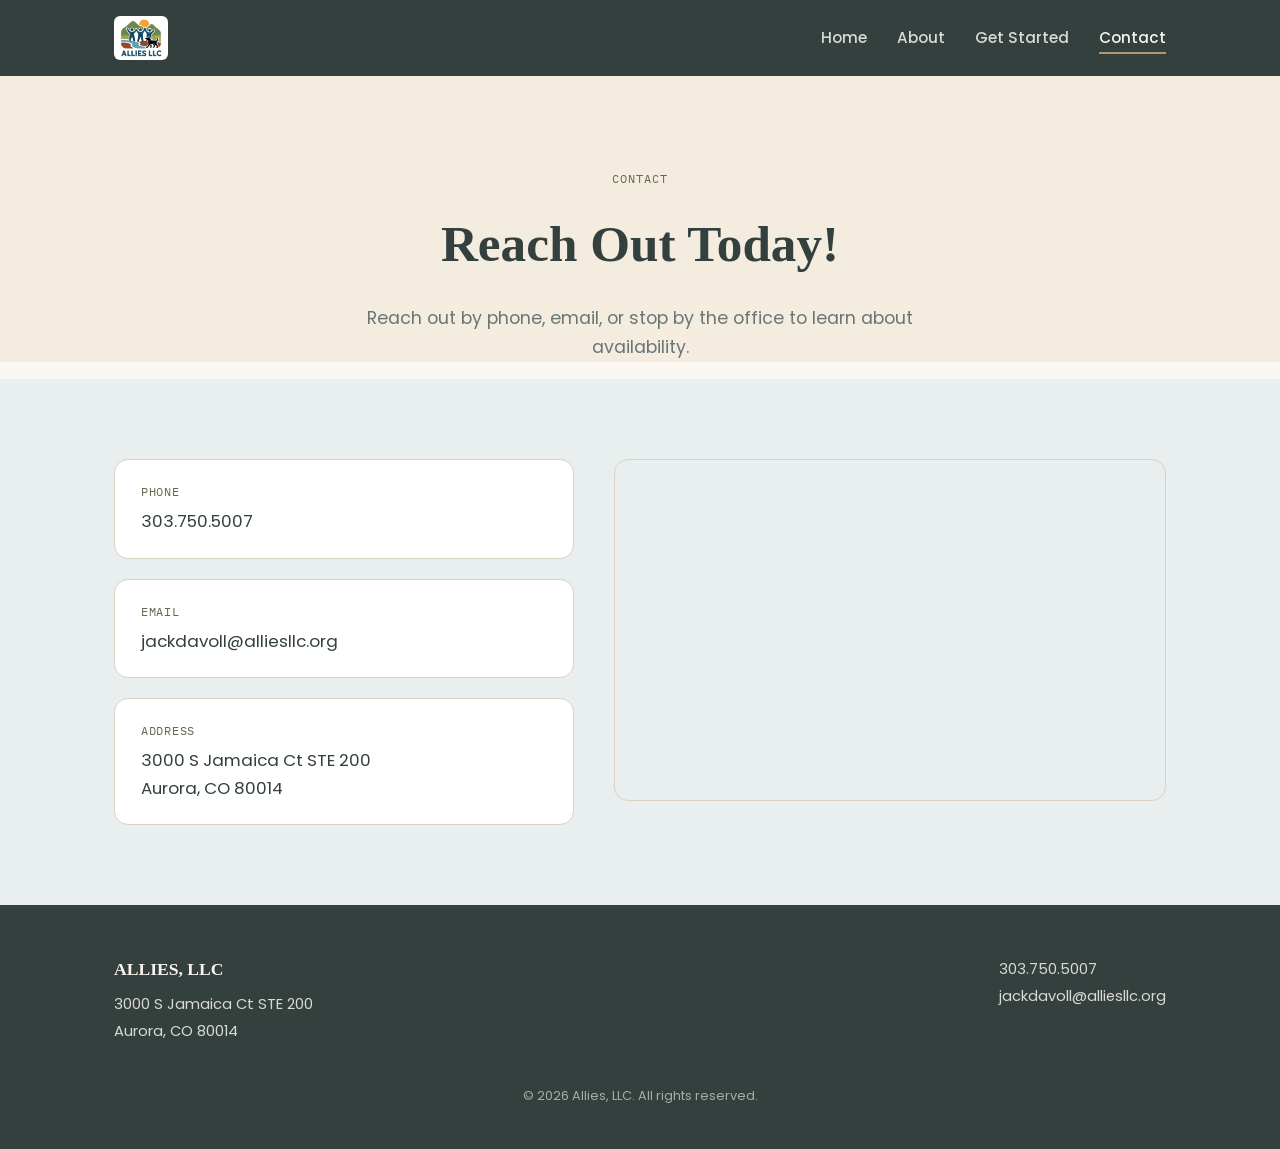
<file: contact.html>
<!DOCTYPE html>
<html lang="en">
<head>
<meta charset="UTF-8">
<meta name="viewport" content="width=device-width, initial-scale=1.0">
<title>Contact — Allies, LLC</title>
<link rel="preconnect" href="https://fonts.googleapis.com">
<link rel="preconnect" href="https://fonts.gstatic.com" crossorigin>
<link href="https://fonts.googleapis.com/css2?family=Poppins:wght@400;500;600;700&family=IBM+Plex+Mono:wght@400;500&display=swap" rel="stylesheet">
<link rel="stylesheet" href="styles.css">
</head>
<body>

  <!-- ===== HEADER / NAV (repeated on every page) ===== -->
  <header class="site-header">
    <div class="nav-inner">
      <a href="index.html" class="logo">
        <img src="images/logo.png" alt="Allies, LLC logo" class="logo-img">
      </a>
      <ul class="nav-links" id="navLinks">
        <li><a href="index.html">Home</a></li>
        <li><a href="about.html">About</a></li>
        <li><a href="get-started.html">Get Started</a></li>
        <li><a href="contact.html" class="active">Contact</a></li>
      </ul>
      <button class="nav-toggle" id="navToggle" aria-label="Toggle menu">☰</button>
    </div>
  </header>

  <!-- ===== HEADLINE ===== -->
  <section class="tint-sand" style="padding-bottom:0;">
    <div class="wrap center" style="max-width:680px;margin:0 auto;">
      <p class="eyebrow">Contact</p>
      <h1 style="font-size:clamp(2.2rem,5vw,3.2rem);">Reach Out Today!</h1>
      <!-- EDIT ME -->
      <p style="color:var(--muted);font-size:1.1rem;">Reach out by phone, email, or stop by the office to learn about availability.</p>
    </div>
  </section>

  <!-- ===== CONTACT CARDS + MAP ===== -->
  <section class="tint-powder">
    <div class="wrap contact-grid">
      <div class="contact-cards">
        <div class="contact-card">
          <span class="label">Phone</span>
          <span class="value">303.750.5007</span>
        </div>
        <div class="contact-card">
          <span class="label">Email</span>
          <span class="value">jackdavoll@alliesllc.org</span>
        </div>
        <div class="contact-card">
          <span class="label">Address</span>
          <span class="value">3000 S Jamaica Ct STE 200<br>Aurora, CO 80014</span>
        </div>
      </div>
      <div class="map-wrap">
        <iframe
          src="https://www.google.com/maps?q=3000+S+Jamaica+Ct+STE+200,+Aurora,+CO+80014&output=embed"
          loading="lazy"
          referrerpolicy="no-referrer-when-downgrade"
          allowfullscreen
          title="Map to Allies, LLC office">
        </iframe>
      </div>
    </div>
  </section>

  <!-- ===== FOOTER (repeated on every page) ===== -->
  <footer class="site-footer">
    <div class="wrap footer-grid">
      <div>
        <h3>ALLIES, LLC</h3>
        <p>3000 S Jamaica Ct STE 200</p>
        <p>Aurora, CO 80014</p>
      </div>
      <div>
        <p>303.750.5007</p>
        <p>jackdavoll@alliesllc.org</p>
      </div>
    </div>
    <p class="footer-bottom">© <span id="year"></span> Allies, LLC. All rights reserved.</p>
  </footer>

  <script src="script.js"></script>
</body>
</html>
</file>
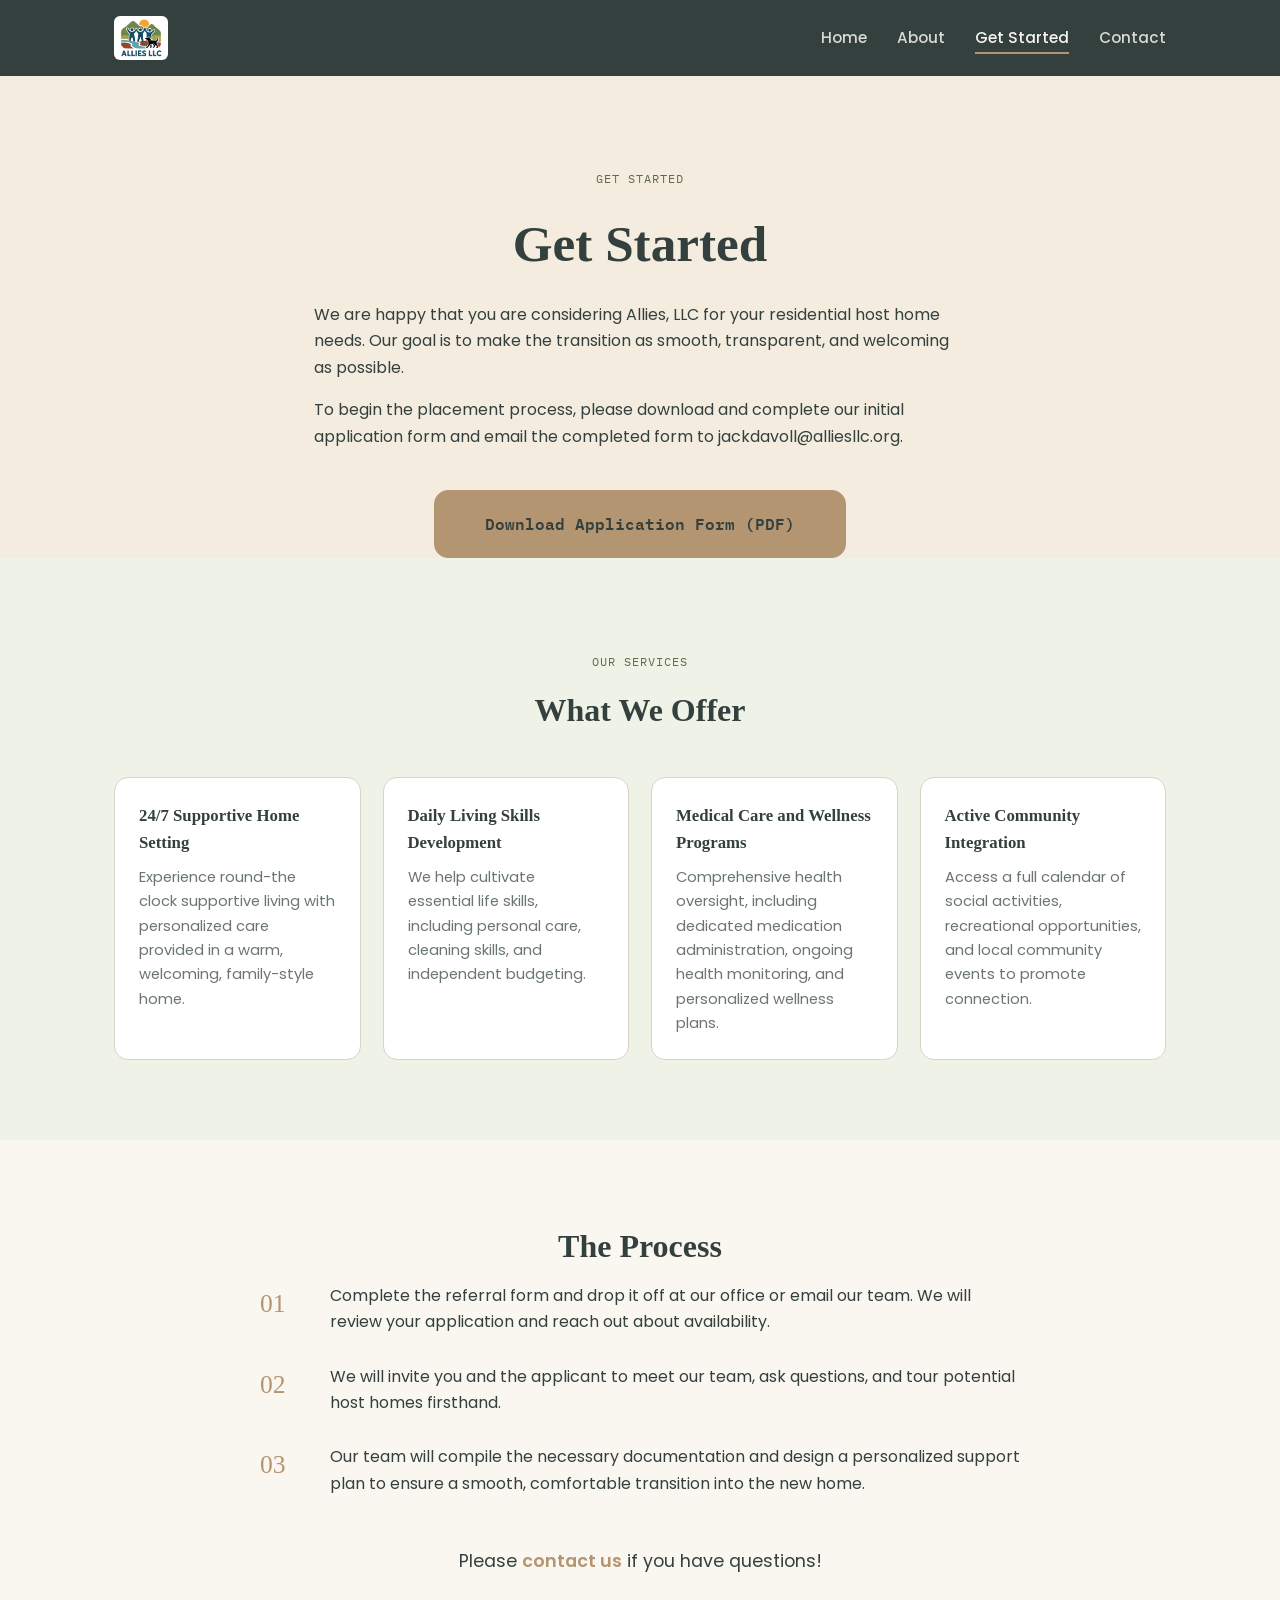
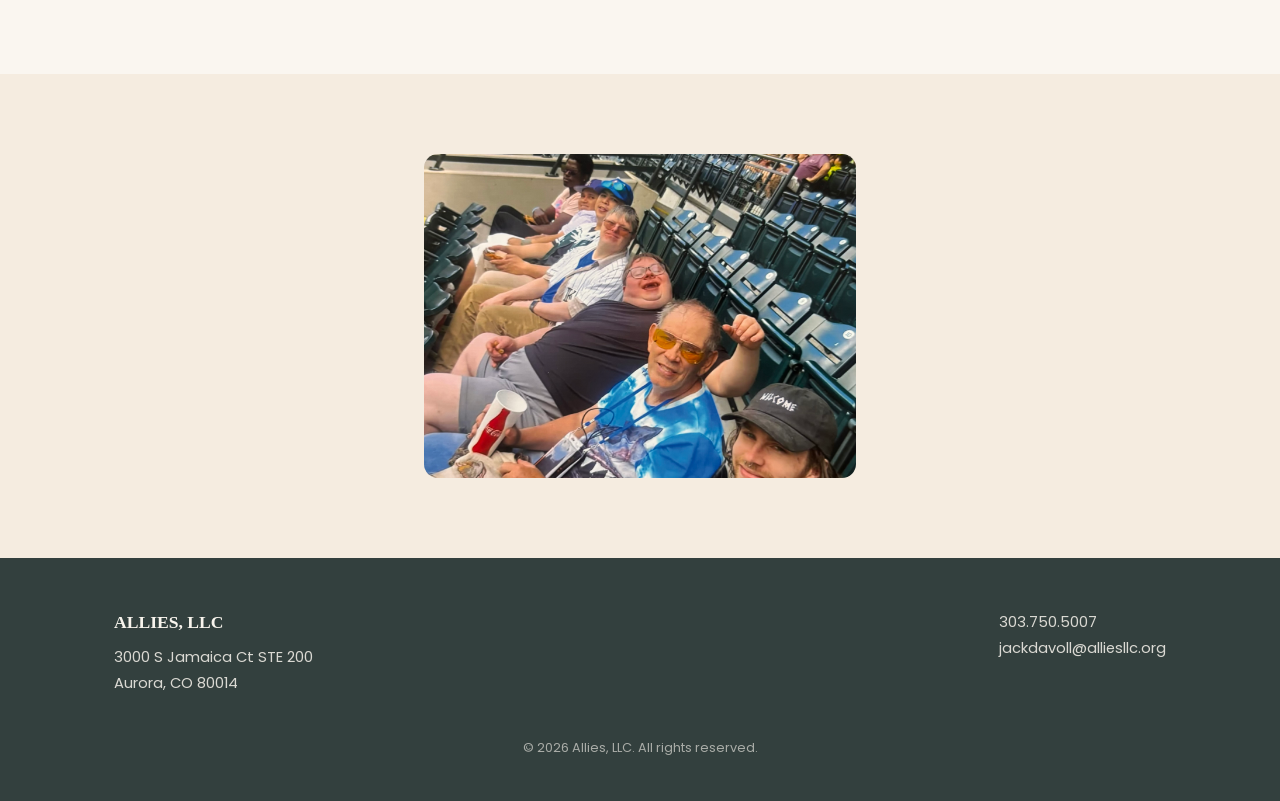
<file: get-started.html>
<!DOCTYPE html>
<html lang="en">
<head>
<meta charset="UTF-8">
<meta name="viewport" content="width=device-width, initial-scale=1.0">
<title>Get Started — Allies, LLC</title>
<link rel="preconnect" href="https://fonts.googleapis.com">
<link rel="preconnect" href="https://fonts.gstatic.com" crossorigin>
<link href="https://fonts.googleapis.com/css2?family=Poppins:wght@400;500;600;700&family=IBM+Plex+Mono:wght@400;500&display=swap" rel="stylesheet">
<link rel="stylesheet" href="styles.css">
</head>
<body>

  <!-- ===== HEADER / NAV (repeated on every page) ===== -->
  <header class="site-header">
    <div class="nav-inner">
      <a href="index.html" class="logo">
        <img src="images/logo.png" alt="Allies, LLC logo" class="logo-img">
      </a>
      <ul class="nav-links" id="navLinks">
        <li><a href="index.html">Home</a></li>
        <li><a href="about.html">About</a></li>
        <li><a href="get-started.html" class="active">Get Started</a></li>
        <li><a href="contact.html">Contact</a></li>
      </ul>
      <button class="nav-toggle" id="navToggle" aria-label="Toggle menu">☰</button>
    </div>
  </header>

  <!-- ===== INTRO + REFERRAL BUTTON ===== -->
  <section class="tint-sand" style="padding-bottom:0;">
    <div class="wrap intro-text center">
      <p class="eyebrow">Get Started</p>
      <h1 style="font-size:clamp(2.2rem,5vw,3.2rem);">Get Started</h1>
    </div>
    <div class="wrap intro-text">
      <!-- EDIT ME -->
      <p>We are happy that you are considering Allies, LLC for your residential host home needs. Our goal is to make the transition as smooth, transparent, and welcoming as possible.</p>
      <p>To begin the placement process, please download and complete our initial application form and email the completed form to jackdavoll@alliesllc.org.</p>
    </div>
    <div class="wrap referral-box">
      <!-- EDIT ME: point this href at your real PDF file once you have one, e.g. files/referral-form.pdf -->
      <a href="files/HHP_Application__2026__-_Google_Docs.pdf" class="btn btn-solid referral-btn" download>Download Application Form (PDF)</a>
    </div>
  </section>

  <!-- ===== SERVICES — 4 blocks + 3 photos (from your planning notes) ===== -->
  <section class="tint-sage">
    <div class="wrap">
      <p class="eyebrow center">Our Services</p>
      <h2 class="section-title center">What We Offer</h2>
      <!-- EDIT ME: 4 service blocks — rename/replace as needed -->
      <div class="services-grid" style="margin-top:40px;">
        <div class="service-card"><h3>24/7 Supportive Home Setting</h3><p>Experience round-the clock supportive living with personalized care provided in a warm, welcoming, family-style home.</p></div>
        <div class="service-card"><h3>Daily Living Skills Development</h3><p>We help cultivate essential life skills, including personal care, cleaning skills, and independent budgeting.</p></div>
        <div class="service-card"><h3>Medical Care and Wellness Programs</h3><p>Comprehensive health oversight, including dedicated medication administration, ongoing health monitoring, and personalized wellness plans.</p></div>
        <div class="service-card"><h3>Active Community Integration</h3><p>Access a full calendar of social activities, recreational opportunities, and local community events to promote connection.</p></div>
      </div>
    </div>
  </section>

  <!-- ===== THE PROCESS / STEPS ===== -->
  <section>
    <div class="wrap">
      <h2 class="section-title center">The Process</h2>
      <div class="steps">
        <div class="step">
          <span class="step-num">01</span>
          <!-- EDIT ME -->
          <p>Complete the referral form and drop it off at our office or email our team. We will review your application and reach out about availability.</p>
        </div>
        <div class="step">
          <span class="step-num">02</span>
          <!-- EDIT ME: fill in step 2 -->
          <p>We will invite you and the applicant to meet our team, ask questions, and tour potential host homes firsthand.</p>
        </div>
        <div class="step">
          <span class="step-num">03</span>
          <!-- EDIT ME: fill in step 3 -->
          <p>Our team will compile the necessary documentation and design a personalized support plan to ensure a smooth, comfortable transition into the new home.</p>
        </div>
      </div>
      <p class="center" style="margin-top:50px;font-size:1.1rem;">Please <a href="contact.html" style="color:var(--gold);font-weight:600;">contact us</a> if you have questions!</p>
    </div>
  </section>

  <!-- ===== OPTIONAL CLOSING PHOTO ===== -->
  <!-- You said "maybe" a photo at the very bottom — here's one, sized modestly.
       Delete this whole <section> block if you'd rather not have it. -->
  <section class="tint-caramel">
    <div class="wrap single-photo">
      <!-- EDIT ME: swap images/get-started-photo.jpg for a different photo anytime -->
      <img src="images/get-started-photo.jpg" alt="Allies, LLC">
    </div>
  </section>

  <!-- ===== FOOTER (repeated on every page) ===== -->
  <footer class="site-footer">
    <div class="wrap footer-grid">
      <div>
        <h3>ALLIES, LLC</h3>
        <p>3000 S Jamaica Ct STE 200</p>
        <p>Aurora, CO 80014</p>
      </div>
      <div>
        <p>303.750.5007</p>
        <p>jackdavoll@alliesllc.org</p>
      </div>
    </div>
    <p class="footer-bottom">© <span id="year"></span> Allies, LLC. All rights reserved.</p>
  </footer>

  <script src="script.js"></script>
</body>
</html>
</file>
<file: styles.css>
/* ============================================================
   ALLIES, LLC — shared stylesheet
   Every page (index, about, get-started, contact) links to this
   one file, so changing a color or spacing rule here updates
   every page at once.
   ============================================================ */

/* ---------- DESIGN TOKENS ---------- */
/* Colors pulled from your palm-tree palette image. Change these
   hex codes to re-theme the whole site. */
:root {
  --navy: #33403E;        /* deep slate — header, footer, hero overlay */
  --navy-light: #44524F;  /* hover state on the deep slate */
  --cream: #FAF6F0;       /* default page background (pale sand) */
  --surface: #FFFFFF;     /* card backgrounds */
  --ink: #33403E;         /* body text on light background */
  --muted: #6B7674;       /* secondary/gray text */
  --pale: #F8F4ED;        /* text on the deep slate background */
  --gold: #B49572;        /* buttons, accents (warm caramel/tan) */
  --gold-dark: #96774F;   /* button hover */
  --sage: #5F6B49;        /* small labels/eyebrows (olive green) */
  --border: #DAD2C2;
  --radius: 14px;

  /* Pale section-background tints — each pulled from a different
     swatch in your palette, used to give sections variety instead
     of repeating the same background everywhere. */
  --tint-sand: #F4ECDF;
  --tint-powder: #E9EEEE;
  --tint-sage: #EFF3E7;
  --tint-olive: #EAEEDF;
  --tint-caramel: #F5ECE0;

  /* Hero photo darkness — see .hero below.
     Lower numbers (closer to 0) = lighter/more visible photo.
     Higher numbers (closer to 1) = darker, more text contrast. */
  --hero-overlay-top: rgba(51,64,62,0.55);
  --hero-overlay-bottom: rgba(51,64,62,0.8);
}

* { box-sizing: border-box; }
html { scroll-behavior: smooth; }

body {
  margin: 0;
  background: var(--cream);
  color: var(--ink);
  /* Brandon Grotesque is a paid font, so it isn't loaded from a free
     CDN here. If you ever buy/install it, browsers that have it on
     the system will use it automatically — everyone else gets the
     free Poppins fallback, which has a similar geometric feel. */
  font-family: 'Brandon Grotesque', 'Poppins', sans-serif;
  line-height: 1.65;
}

h1, h2, h3 {
  /* Palatino Linotype ships with Windows, and Mac/iOS has "Palatino" —
     both render here with no extra download needed. Georgia is the
     fallback for systems with neither. */
  font-family: 'Palatino Linotype', Palatino, 'Book Antiqua', Georgia, serif;
  margin: 0;
}
a { color: var(--ink); text-decoration: none; }
img {
  max-width: 100%;
  display: block;
  /* Per-image opacity & darkness control — see README for how to use these. */
  opacity: var(--img-opacity, 1);
  filter: brightness(var(--img-brightness, 1));
}

/* Visible focus ring for keyboard users — don't remove */
:focus-visible { outline: 2px solid var(--gold); outline-offset: 3px; }

.wrap { max-width: 1100px; margin: 0 auto; padding: 0 24px; }

.eyebrow {
  font-family: 'IBM Plex Mono', monospace;
  font-size: 0.78rem;
  letter-spacing: 0.08em;
  text-transform: uppercase;
  color: var(--sage);
}

/* Section background tints — add one of these classes to any
   <section> to give it a pale color instead of the plain default. */
.tint-sand { background: var(--tint-sand); }
.tint-powder { background: var(--tint-powder); }
.tint-sage { background: var(--tint-sage); }
.tint-olive { background: var(--tint-olive); }
.tint-caramel { background: var(--tint-caramel); }

/* ---------- HEADER / NAV ---------- */
header.site-header {
  background: var(--navy);
  position: sticky;
  top: 0;
  z-index: 20;
}
.nav-inner {
  display: flex;
  align-items: center;
  justify-content: space-between;
  max-width: 1100px;
  margin: 0 auto;
  padding: 16px 24px;
}
.logo {
  display: flex;
  align-items: center;
  gap: 10px;
  color: var(--pale);
  font-family: 'Palatino Linotype', Palatino, 'Book Antiqua', Georgia, serif;
  font-weight: 700;
  font-size: 1.15rem;
}
.logo svg { width: 30px; height: 24px; stroke: currentColor; }
/* Logo image — sits in the dark navy header.
   EDIT ME: change height to resize the logo. */
.logo-img {
  height: 44px;
  width: auto;
  display: block;
  border-radius: 6px;
}
.nav-links { display: flex; gap: 30px; list-style: none; margin: 0; padding: 0; }
.nav-links a { color: var(--pale); font-weight: 500; font-size: 0.95rem; opacity: 0.85; padding-bottom: 4px; }
.nav-links a:hover, .nav-links a.active { opacity: 1; border-bottom: 2px solid var(--gold); }
.nav-toggle { display: none; background: none; border: none; color: var(--pale); font-size: 1.5rem; cursor: pointer; }

@media (max-width: 720px) {
  .nav-links {
    display: none;
    position: absolute;
    top: 100%;
    left: 0;
    right: 0;
    background: var(--navy);
    flex-direction: column;
    padding: 18px 24px 24px;
    gap: 18px;
  }
  .nav-links.open { display: flex; }
  .nav-toggle { display: block; }
}

/* ---------- BUTTONS ---------- */
.btn {
  font-family: 'IBM Plex Mono', monospace;
  font-size: 0.85rem;
  padding: 13px 26px;
  border-radius: var(--radius);
  cursor: pointer;
  border: 1px solid transparent;
  display: inline-block;
}
.btn-solid { background: var(--gold); color: var(--navy); font-weight: 600; border-color: var(--gold); }
.btn-solid:hover { background: var(--gold-dark); }
.btn-outline { background: transparent; color: var(--pale); border-color: var(--pale); }
.btn-outline:hover { background: rgba(255,255,255,0.1); }
.btn-row { display: flex; gap: 14px; flex-wrap: wrap; }

/* ---------- HERO (home page) ---------- */
.hero {
  position: relative;
  min-height: 560px;
  display: flex;
  align-items: center;
  justify-content: center;
  text-align: center;
  color: var(--pale);
  /* EDIT ME: swap images/hero-background.jpg for a different photo anytime */
  background:
    linear-gradient(180deg, var(--hero-overlay-top), var(--hero-overlay-bottom)),
    url('images/hero-background.jpg') center/cover no-repeat,
    var(--navy);
  padding: 90px 24px;
}
.hero-inner { max-width: 720px; }
.hero .eyebrow { color: var(--gold); }
.hero h1 { font-size: clamp(2.4rem, 6vw, 3.8rem); margin: 14px 0 6px; letter-spacing: 0.02em; }
.hero .subtitle {
  font-family: 'IBM Plex Mono', monospace;
  letter-spacing: 0.06em;
  text-transform: uppercase;
  font-size: 0.85rem;
  opacity: 0.85;
  margin-bottom: 16px;
}
.hero .tagline { font-size: 1.25rem; margin-bottom: 30px; opacity: 0.95; }

/* ---------- SECTIONS (shared across pages) ---------- */
section { padding: 80px 0; }
section.alt { background: var(--surface); }
.section-title { font-size: 2rem; margin-bottom: 10px; }
.section-lead { color: var(--muted); max-width: 60ch; margin-bottom: 40px; }
.center { text-align: center; }

/* image + text side-by-side row (used on home page) */
.feature-row { display: grid; grid-template-columns: 1fr 1fr; gap: 48px; align-items: center; }
.feature-row img { border-radius: var(--radius); }
@media (max-width: 760px) { .feature-row { grid-template-columns: 1fr; } }

/* row of 3 photos (home page) */
.photo-row { display: grid; grid-template-columns: repeat(3, 1fr); gap: 20px; }
.photo-row img { border-radius: var(--radius); aspect-ratio: 4/3; object-fit: cover; width: 100%; }
@media (max-width: 760px) { .photo-row { grid-template-columns: 1fr; } }

/* a single, modest-sized photo (used at the very bottom of Get Started) */
.single-photo { max-width: 480px; margin: 0 auto; }
.single-photo img { border-radius: var(--radius); aspect-ratio: 4/3; object-fit: cover; }

/* ---------- ABOUT PAGE ---------- */
.mission-block { text-align: center; max-width: 680px; margin: 0 auto 40px; }
.mission-block h1 { font-size: clamp(2.2rem, 5vw, 3.2rem); margin-bottom: 14px; }

/* Team photo — framed and deliberately NOT full-width, so it reads
   as one accent photo rather than a big block taking over the page. */
.team-photo-frame {
  max-width: 380px;
  margin: 0 auto;
  padding: 12px;
  background: var(--surface);
  border: 1px solid var(--border);
  border-radius: var(--radius);
}
.team-photo-frame img { border-radius: calc(var(--radius) - 6px); }

/* Why Choose Us — one section, two columns: a 1/3-width photo
   column and a 2/3-width column of the four reasons. Listing the
   items in HTML as photo, text, photo, text... automatically pairs
   each photo with its matching reason, row by row. */
.why-grid {
  display: grid;
  grid-template-columns: 1fr 2fr;
  gap: 28px 48px;
  align-items: center;
}
.why-grid img {
  /* EDIT ME: override --img-w / --img-ratio inline on any <img> to
     resize just that one photo — see README for examples. */
  width: var(--img-w, 100%);
  aspect-ratio: var(--img-ratio, 4 / 3);
  object-fit: cover;
  border-radius: var(--radius);
}
.why-grid h3 { font-size: 1.3rem; margin-bottom: 8px; }
.why-grid p { color: var(--muted); margin: 0; }
@media (max-width: 760px) { .why-grid { grid-template-columns: 1fr; } }

/* ---------- GET STARTED PAGE ---------- */
.intro-text { max-width: 700px; margin: 0 auto 16px; }
.referral-box { text-align: center; margin: 40px auto 0; }
.referral-btn { font-size: 1rem; padding: 20px 50px; }
.services-grid { display: grid; grid-template-columns: repeat(auto-fit, minmax(220px,1fr)); gap: 22px; }
.service-card { background: var(--surface); border: 1px solid var(--border); border-radius: var(--radius); padding: 24px; }
.service-card h3 { font-size: 1.05rem; margin-bottom: 8px; }
.service-card p { color: var(--muted); font-size: 0.92rem; margin: 0; }
.steps { max-width: 760px; margin: 0 auto; display: flex; flex-direction: column; gap: 28px; }
.step { display: flex; gap: 20px; }
.step-num {
  font-family: 'Palatino Linotype', Palatino, 'Book Antiqua', Georgia, serif;
  font-size: 1.6rem;
  color: var(--gold);
  min-width: 50px;
}
.step p { margin: 0; }

/* ---------- CONTACT PAGE ---------- */
.contact-grid { display: grid; grid-template-columns: 1fr 1.2fr; gap: 40px; align-items: start; }
.contact-cards { display: flex; flex-direction: column; gap: 20px; }
/* Cards are always white/surface-colored, regardless of what tint
   the section behind them uses — that's what keeps them looking
   like distinct boxes instead of blending into the page. */
.contact-card { background: var(--surface); border: 1px solid var(--border); border-radius: var(--radius); padding: 22px 26px; }
.contact-card .label { font-family: 'IBM Plex Mono', monospace; font-size: 0.75rem; text-transform: uppercase; letter-spacing: 0.06em; color: var(--sage); display: block; margin-bottom: 6px; }
.contact-card .value { font-size: 1.05rem; }
.map-wrap { border-radius: var(--radius); overflow: hidden; border: 1px solid var(--border); min-height: 340px; }
.map-wrap iframe { width: 100%; height: 100%; min-height: 340px; border: 0; display: block; }
@media (max-width: 760px) { .contact-grid { grid-template-columns: 1fr; } }

/* ---------- FOOTER (shared) ---------- */
footer.site-footer { background: var(--navy); color: var(--pale); padding: 50px 0 30px; }
.footer-grid { display: flex; justify-content: space-between; flex-wrap: wrap; gap: 30px; }
.footer-grid h3 { font-size: 1.1rem; margin-bottom: 8px; }
.footer-grid p { margin: 2px 0; opacity: 0.85; font-size: 0.92rem; }
.footer-bottom { text-align: center; margin-top: 40px; font-size: 0.8rem; opacity: 0.6; }
@media (max-width: 600px) { .footer-grid { flex-direction: column; } }
</file>
